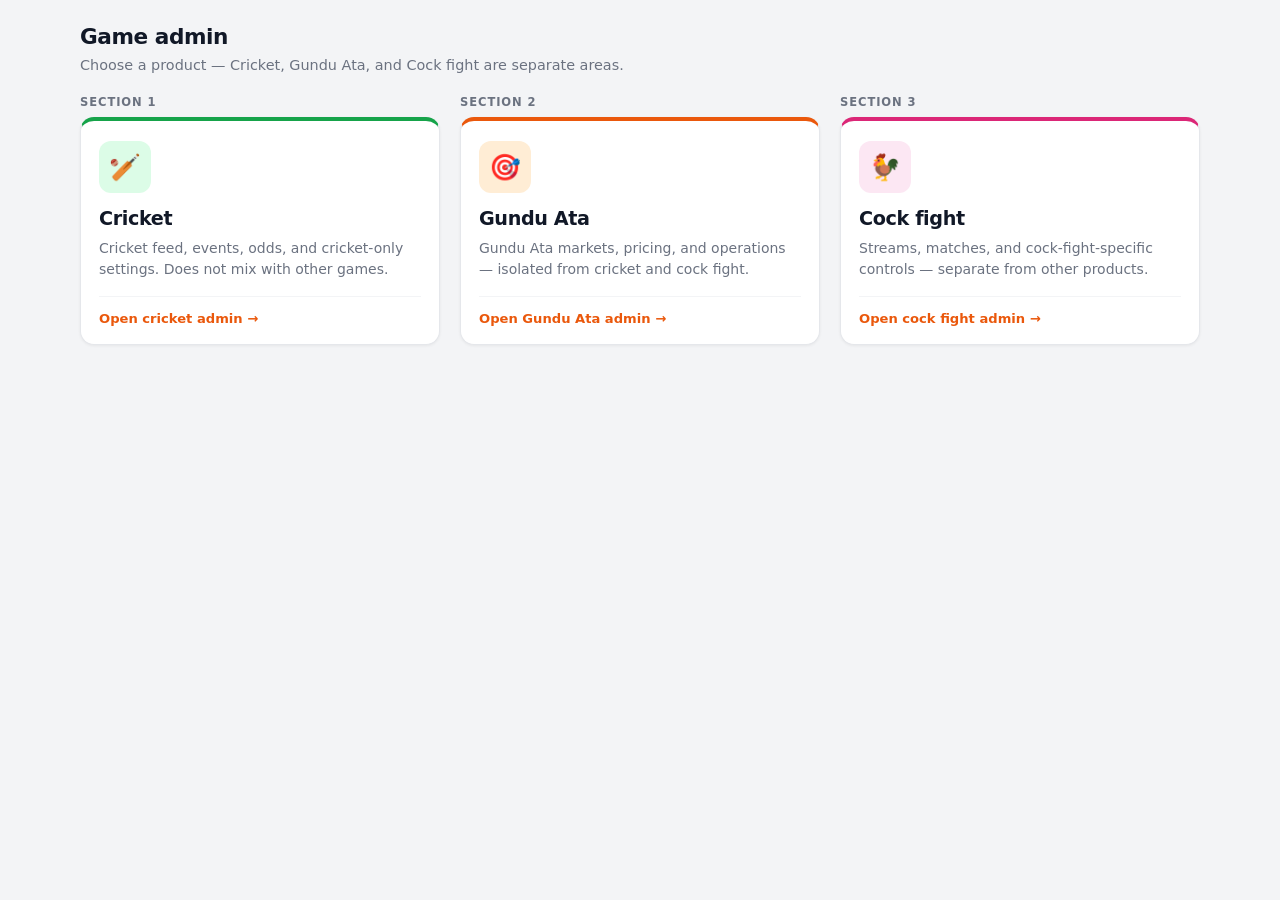
<file: game-admin/dashboard-three-cards-snippet.html>
<!DOCTYPE html>
<html lang="en">
<head>
  <meta charset="UTF-8" />
  <meta name="viewport" content="width=device-width, initial-scale=1" />
  <title>Dashboard — Cricket, Gundu Ata, Cock fight</title>
  <style>
    /*
     * INTEGRATION (game-admin on your production API host):
     * After login, your dashboard template should render THREE separate blocks.
     * Copy the HTML inside <div id="kokoroko-dashboard-game-sections"> below
     * into your admin dashboard view (Django/Jinja/Laravel/Blade, etc.).
     * Update each href to match real URLs on your server.
     */
    :root {
      --card-bg: #ffffff;
      --border: #e5e7eb;
      --text: #111827;
      --muted: #6b7280;
      --accent: #ea580c;
      --shadow: 0 1px 3px rgba(0, 0, 0, 0.06);
      --radius: 14px;
    }
    * { box-sizing: border-box; }
    body {
      margin: 0;
      font-family: system-ui, -apple-system, "Segoe UI", Roboto, sans-serif;
      background: #f3f4f6;
      color: var(--text);
      padding: 24px 16px 40px;
    }
    #kokoroko-dashboard-game-sections {
      max-width: 1120px;
      margin: 0 auto;
    }
    .dash-heading {
      font-size: 1.35rem;
      font-weight: 800;
      letter-spacing: -0.02em;
      margin: 0 0 8px;
      color: var(--text);
    }
    .dash-sub {
      font-size: 0.9rem;
      color: var(--muted);
      margin: 0 0 22px;
    }
    .game-cards-grid {
      display: grid;
      grid-template-columns: repeat(3, 1fr);
      gap: 20px;
      align-items: stretch;
    }
    @media (max-width: 900px) {
      .game-cards-grid { grid-template-columns: 1fr; }
    }
    /* Each game is its own region (separate on screen and for accessibility) */
    .game-region {
      display: flex;
      flex-direction: column;
      min-height: 100%;
    }
    .game-region-label {
      font-size: 0.72rem;
      font-weight: 700;
      text-transform: uppercase;
      letter-spacing: 0.08em;
      color: var(--muted);
      margin-bottom: 8px;
    }
    .game-card {
      flex: 1;
      display: flex;
      flex-direction: column;
      background: var(--card-bg);
      border: 1px solid var(--border);
      border-radius: var(--radius);
      padding: 20px 18px 18px;
      text-decoration: none;
      color: inherit;
      box-shadow: var(--shadow);
      transition: border-color 0.15s, box-shadow 0.15s, transform 0.12s;
      border-top: 4px solid var(--stripe);
    }
    .game-card:hover {
      box-shadow: 0 8px 24px rgba(0, 0, 0, 0.08);
      transform: translateY(-2px);
    }
    .game-card.stripe-cricket { --stripe: #16a34a; }
    .game-card.stripe-gundu { --stripe: #ea580c; }
    .game-card.stripe-cock { --stripe: #db2777; }
    .game-card-icon {
      width: 52px;
      height: 52px;
      border-radius: 12px;
      display: flex;
      align-items: center;
      justify-content: center;
      font-size: 1.6rem;
      margin-bottom: 14px;
    }
    .game-card-icon.cricket { background: #dcfce7; }
    .game-card-icon.gundu { background: #ffedd5; }
    .game-card-icon.cock { background: #fce7f3; }
    .game-card h3 {
      margin: 0 0 8px;
      font-size: 1.2rem;
      font-weight: 800;
      letter-spacing: -0.02em;
    }
    .game-card p {
      margin: 0;
      flex: 1;
      font-size: 0.875rem;
      color: var(--muted);
      line-height: 1.5;
    }
    .game-card-footer {
      margin-top: 16px;
      padding-top: 14px;
      border-top: 1px solid #f3f4f6;
      font-size: 0.82rem;
      font-weight: 700;
      color: var(--accent);
    }
  </style>
</head>
<body>
  <!-- ========== START: paste from here into /game-admin/dashboard/ template ========== -->
  <div id="kokoroko-dashboard-game-sections">
    <h1 class="dash-heading">Game admin</h1>
    <p class="dash-sub">Choose a product — Cricket, Gundu Ata, and Cock fight are separate areas.</p>

    <div class="game-cards-grid">
      <!-- 1. Cricket — separate section -->
      <section class="game-region" aria-labelledby="region-cricket-title">
        <div class="game-region-label" id="region-cricket-label">Section 1</div>
        <a class="game-card stripe-cricket" href="/game-admin/cricket/" id="region-cricket-title">
          <div class="game-card-icon cricket" aria-hidden="true">🏏</div>
          <h3>Cricket</h3>
          <p>Cricket feed, events, odds, and cricket-only settings. Does not mix with other games.</p>
          <div class="game-card-footer">Open cricket admin →</div>
        </a>
      </section>

      <!-- 2. Gundu Ata — separate section -->
      <section class="game-region" aria-labelledby="region-gundu-title">
        <div class="game-region-label" id="region-gundu-label">Section 2</div>
        <a class="game-card stripe-gundu" href="/game-admin/gundu-ata/" id="region-gundu-title">
          <div class="game-card-icon gundu" aria-hidden="true">🎯</div>
          <h3>Gundu Ata</h3>
          <p>Gundu Ata markets, pricing, and operations — isolated from cricket and cock fight.</p>
          <div class="game-card-footer">Open Gundu Ata admin →</div>
        </a>
      </section>

      <!-- 3. Cock fight — separate section -->
      <section class="game-region" aria-labelledby="region-cock-title">
        <div class="game-region-label" id="region-cock-label">Section 3</div>
        <a class="game-card stripe-cock" href="/game-admin/cock-fight/" id="region-cock-title">
          <div class="game-card-icon cock" aria-hidden="true">🐓</div>
          <h3>Cock fight</h3>
          <p>Streams, matches, and cock-fight-specific controls — separate from other products.</p>
          <div class="game-card-footer">Open cock fight admin →</div>
        </a>
      </section>
    </div>
  </div>
  <!-- ========== END paste ========== -->
</body>
</html>
</file>
